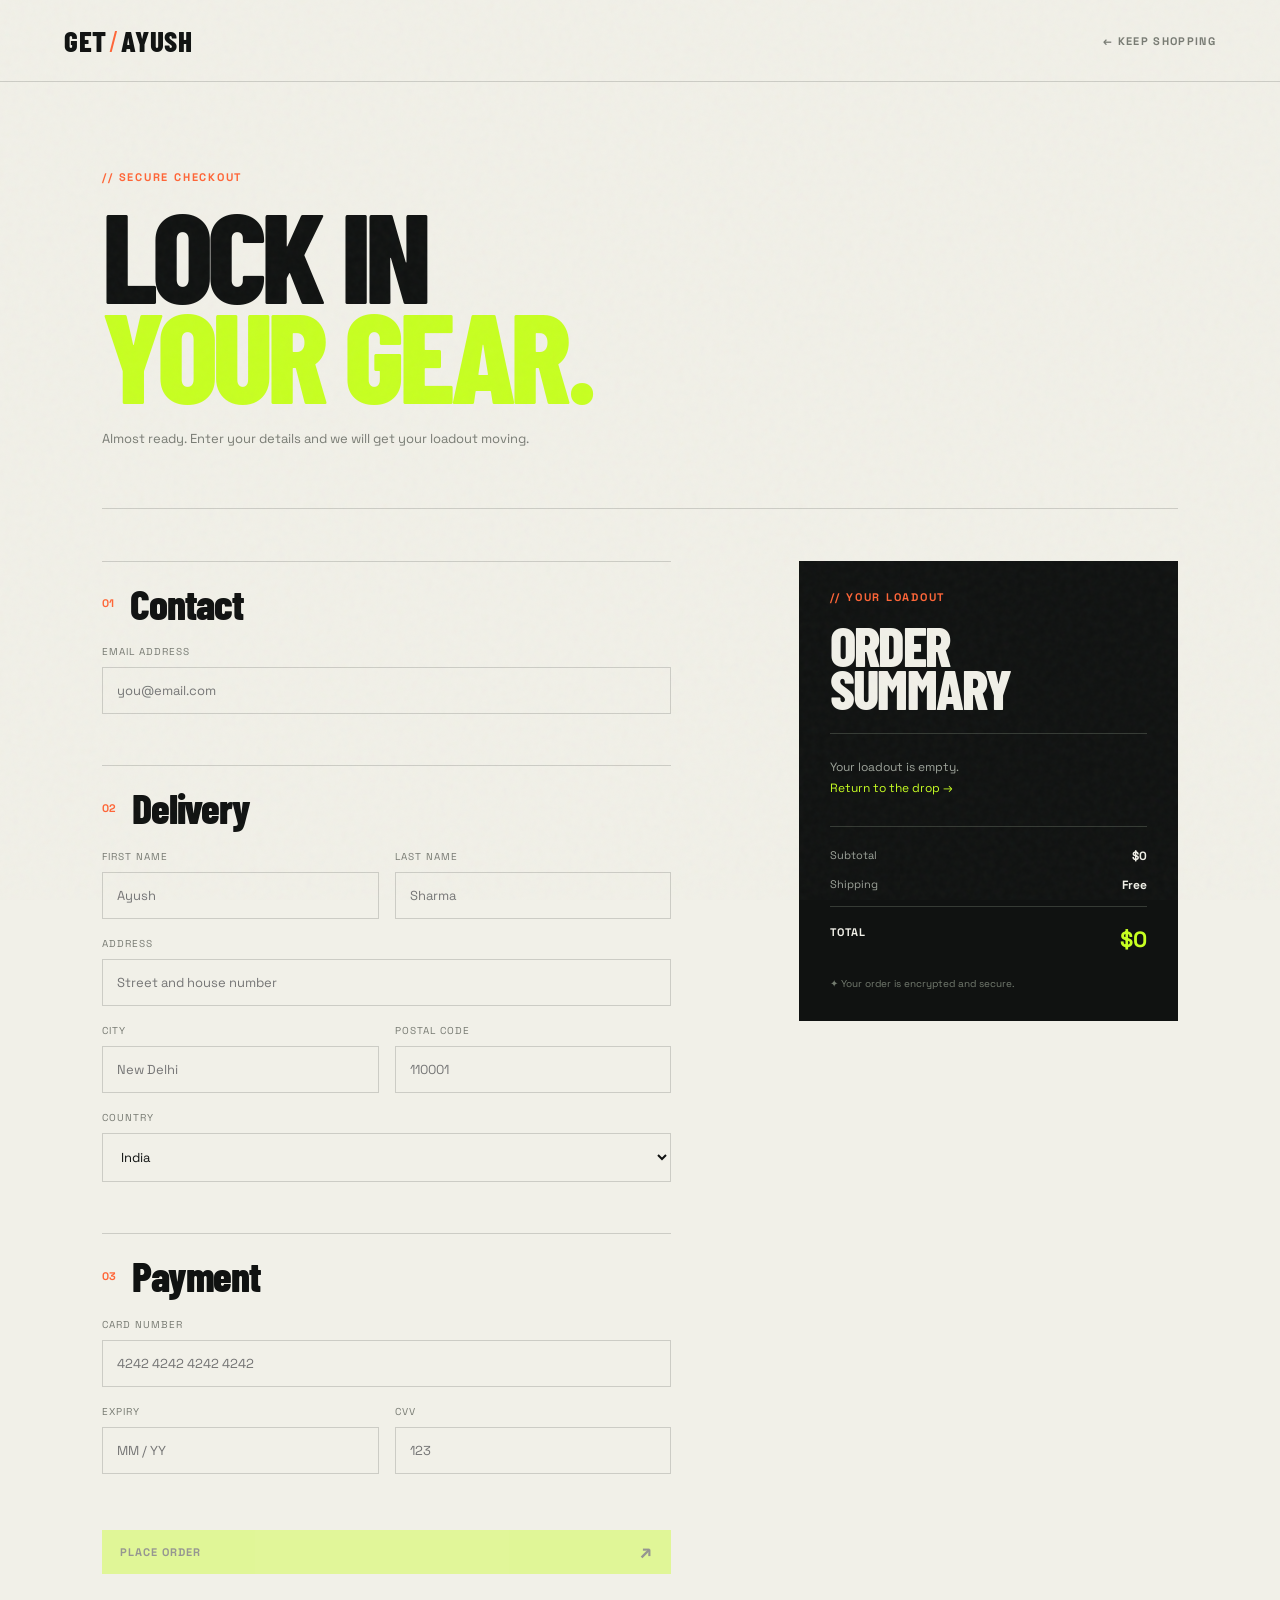
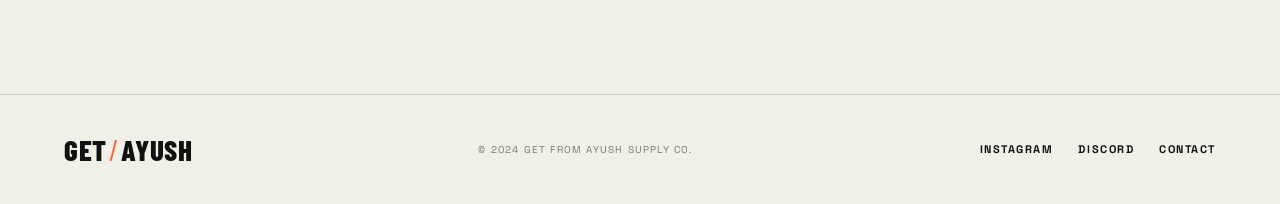
<file: buy.html>
<!DOCTYPE html>
<html lang="en">
<head>
  <meta charset="UTF-8" />
  <meta name="viewport" content="width=device-width, initial-scale=1.0" />
  <meta name="description" content="Complete your Get from Ayush order." />
  <title>Checkout — GET / AYUSH</title>
  <link rel="preconnect" href="https://fonts.googleapis.com" />
  <link rel="preconnect" href="https://fonts.gstatic.com" crossorigin />
  <link href="https://fonts.googleapis.com/css2?family=Barlow+Condensed:wght@500;600;700;800;900&family=Space+Grotesk:wght@400;500;600;700&display=swap" rel="stylesheet" />
  <link rel="stylesheet" href="styles.css" />
</head>
<body class="buy-page">
  <div class="noise" aria-hidden="true"></div>
  <header class="site-header">
    <a class="logo" href="index.html" aria-label="Get from Ayush home"><span>GET</span><i>/</i><b>AYUSH</b></a>
    <a class="back-link" href="index.html#shop">← Keep shopping</a>
  </header>
  <main class="buy-main">
    <div class="buy-intro"><p class="eyebrow">// Secure checkout</p><h1>LOCK IN<br /><em>YOUR GEAR.</em></h1><p>Almost ready. Enter your details and we will get your loadout moving.</p></div>
    <div class="buy-layout">
      <form class="checkout-form" id="checkout-form">
        <section class="form-section"><div class="form-heading"><span>01</span><h2>Contact</h2></div><label>Email address<input type="email" name="email" placeholder="you@email.com" required /></label></section>
        <section class="form-section"><div class="form-heading"><span>02</span><h2>Delivery</h2></div><div class="form-grid"><label>First name<input type="text" name="firstName" placeholder="Ayush" required /></label><label>Last name<input type="text" name="lastName" placeholder="Sharma" required /></label></div><label>Address<input type="text" name="address" placeholder="Street and house number" required /></label><div class="form-grid"><label>City<input type="text" name="city" placeholder="New Delhi" required /></label><label>Postal code<input type="text" name="postal" placeholder="110001" required /></label></div><label>Country<select name="country"><option>India</option><option>United States</option><option>United Kingdom</option><option>Canada</option></select></label></section>
        <section class="form-section"><div class="form-heading"><span>03</span><h2>Payment</h2></div><label>Card number<input type="text" name="card" inputmode="numeric" placeholder="4242 4242 4242 4242" minlength="12" required /></label><div class="form-grid"><label>Expiry<input type="text" name="expiry" placeholder="MM / YY" required /></label><label>CVV<input type="text" name="cvv" placeholder="123" minlength="3" required /></label></div></section>
        <button class="button button-primary place-order" type="submit">Place order <span>↗</span></button>
      </form>
      <aside class="order-summary"><div class="summary-heading"><p class="eyebrow">// Your loadout</p><h2>ORDER<br />SUMMARY</h2></div><div class="summary-items" id="summary-items"></div><div class="summary-total"><div><span>Subtotal</span><strong id="summary-subtotal">$0</strong></div><div><span>Shipping</span><strong>Free</strong></div><div class="grand-total"><span>Total</span><strong id="summary-total">$0</strong></div></div><p class="secure-note">✦ Your order is encrypted and secure.</p></aside>
    </div>
    <div class="order-success" aria-hidden="true"><span class="success-mark">✓</span><p class="eyebrow">// Loadout confirmed</p><h2>YOU'RE<br /><em>IN.</em></h2><p>Your order is locked. We sent the details to your inbox.</p><a class="button button-primary" href="index.html">Back to the drop <span>↗</span></a></div>
  </main>
  <footer class="site-footer"><a class="logo" href="index.html"><span>GET</span><i>/</i><b>AYUSH</b></a><p>© 2024 Get from Ayush Supply Co.</p><div class="footer-links"><a href="index.html#shop">Instagram</a><a href="index.html#shop">Discord</a><a href="index.html#shop">Contact</a></div></footer>
  <script src="buy.js"></script>
</body>
</html>
</file>
<file: styles.css>
:root {
  --ink: #101211;
  --paper: #f1f0e8;
  --lime: #c7ff21;
  --orange: #ff6537;
  --muted: #787b73;
  --line: rgba(16, 18, 17, 0.16);
  --display: 'Barlow Condensed', Impact, sans-serif;
  --body: 'Space Grotesk', sans-serif;
}

* { box-sizing: border-box; }
html { scroll-behavior: smooth; }
body { margin: 0; background: var(--paper); color: var(--ink); font-family: var(--body); }
body.cart-open { overflow: hidden; }
a { color: inherit; text-decoration: none; }
button { border: 0; cursor: pointer; font: inherit; }
img { display: block; max-width: 100%; }
.noise { position: fixed; inset: 0; pointer-events: none; opacity: .04; z-index: 20; background-image: url("data:image/svg+xml,%3Csvg viewBox='0 0 160 160' xmlns='http://www.w3.org/2000/svg'%3E%3Cfilter id='n'%3E%3CfeTurbulence type='fractalNoise' baseFrequency='.8' numOctaves='4' stitchTiles='stitch'/%3E%3C/filter%3E%3Crect width='100%25' height='100%25' filter='url(%23n)' opacity='.9'/%3E%3C/svg%3E"); }
.site-header { height: 82px; border-bottom: 1px solid var(--line); display: flex; align-items: center; justify-content: space-between; padding: 0 clamp(24px, 5vw, 80px); position: relative; z-index: 5; background: var(--paper); }
.logo { font: 800 29px/1 var(--display); letter-spacing: .02em; display: inline-flex; align-items: center; gap: 2px; }
.logo i { color: var(--orange); font-style: normal; font-weight: 400; }
.logo b { font-weight: 800; }
.main-nav { display: flex; gap: clamp(24px, 4vw, 58px); margin-left: 90px; }
.main-nav a, .footer-links a { font-size: 11px; text-transform: uppercase; letter-spacing: .14em; font-weight: 700; }
.main-nav a { transition: color .2s; }
.main-nav a:hover, .footer-links a:hover { color: var(--orange); }
.header-actions { display: flex; align-items: center; gap: 19px; }
.icon-button { background: none; color: var(--ink); font-size: 24px; line-height: 1; padding: 4px; }
.menu-toggle { display: none; }
.cart-button { background: none; color: var(--ink); font-size: 11px; font-weight: 700; text-transform: uppercase; letter-spacing: .14em; }
.cart-count { display: inline-grid; place-items: center; background: var(--lime); height: 20px; min-width: 20px; border-radius: 50%; margin-left: 4px; font-size: 10px; }
.search-panel { position: absolute; z-index: 8; top: 82px; left: 0; right: 0; background: var(--ink); color: var(--paper); padding: 22px clamp(24px, 8vw, 140px) 25px; transform: translateY(-130%); transition: transform .3s ease; }
.search-panel.open { transform: translateY(0); }
.search-panel label { display: block; color: var(--lime); font-size: 10px; font-weight: 700; letter-spacing: .14em; text-transform: uppercase; margin-bottom: 10px; }
.search-input-wrap { display: flex; border-bottom: 1px solid #566050; }
.search-input-wrap input { flex: 1; min-width: 0; padding: 8px 0 12px; border: 0; outline: 0; background: transparent; color: var(--paper); font: 600 25px var(--display); }
.search-input-wrap input::placeholder { color: #70786d; }
.search-clear { background: none; color: var(--lime); font-size: 25px; }
.search-status { color: #9da39a; margin: 10px 0 0; font-size: 10px; letter-spacing: .1em; text-transform: uppercase; }
.hero { min-height: 680px; display: grid; grid-template-columns: 48% 52%; position: relative; overflow: hidden; background: var(--ink); color: var(--paper); }
.hero-copy { padding: clamp(80px, 11vw, 160px) clamp(28px, 8vw, 140px); position: relative; z-index: 2; }
.eyebrow { font: 700 11px/1 var(--body); letter-spacing: .16em; text-transform: uppercase; margin: 0 0 21px; color: var(--muted); }
.hero .eyebrow { color: var(--lime); }
.pulse-dot { display: inline-block; width: 7px; height: 7px; border-radius: 50%; background: var(--orange); margin-right: 8px; box-shadow: 0 0 0 5px rgba(255,101,55,.16); }
h1, h2, h3, p { margin-top: 0; }
h1 { font: 800 clamp(75px, 10.5vw, 160px)/.78 var(--display); letter-spacing: -.045em; margin: 0 0 38px; }
h1 em { color: var(--lime); font-style: normal; }
.hero-description { color: #b0b5ac; font-size: 13px; line-height: 1.6; max-width: 330px; margin-bottom: 36px; }
.button { align-items: center; display: inline-flex; justify-content: space-between; gap: 30px; min-width: 170px; padding: 15px 18px; font-size: 11px; font-weight: 700; letter-spacing: .09em; text-transform: uppercase; }
.button-primary { color: var(--ink); background: var(--lime); transition: background .2s, transform .2s; }
.button-primary:hover { background: var(--paper); transform: translateY(-3px); }
.button span { font-size: 19px; line-height: .5; }
.hero-art { position: relative; min-height: 680px; background: #30352e; overflow: hidden; }
.hero-image-wrap { position: absolute; inset: 0; mix-blend-mode: screen; opacity: .89; }
.hero-image-wrap::after { content: ''; position: absolute; inset: 0; background: linear-gradient(90deg, var(--ink) 0%, transparent 34%), linear-gradient(0deg, rgba(16,18,17,.5), transparent 40%); }
.hero-image-wrap img { width: 100%; height: 100%; object-fit: cover; filter: grayscale(1) contrast(1.2); }
.art-tag { position: absolute; z-index: 2; font-size: 10px; line-height: 1.5; letter-spacing: .14em; text-transform: uppercase; color: #d4d8ca; }
.tag-top { top: 33px; right: 48px; }
.tag-bottom { bottom: 36px; left: 37px; }
.tag-bottom strong { color: var(--lime); font-weight: 500; }
.hero-sticker { position: absolute; z-index: 2; bottom: 56px; right: 11%; color: var(--ink); background: var(--lime); width: 104px; height: 104px; border-radius: 50%; display: grid; place-content: center; text-align: center; font: 800 16px/.87 var(--display); transform: rotate(11deg); }
.hero-sticker span { font-size: 17px; margin-top: 5px; }
.hero-aside { position: absolute; z-index: 3; right: 25px; bottom: 40px; writing-mode: vertical-rl; display: flex; align-items: center; gap: 15px; color: #9da39a; font-size: 9px; text-transform: uppercase; letter-spacing: .18em; }
.hero-aside i { color: var(--lime); font-size: 20px; font-style: normal; }
.ticker { overflow: hidden; background: var(--orange); padding: 15px 0 13px; white-space: nowrap; }
.ticker-track { display: inline-flex; align-items: center; gap: 34px; animation: marquee 24s linear infinite; font: 800 30px/1 var(--display); }
.ticker-track i { font-size: 18px; font-style: normal; }
@keyframes marquee { to { transform: translateX(-50%); } }
.shop-section { padding: 116px clamp(24px, 8vw, 140px) 135px; }
.section-heading { display: flex; justify-content: space-between; align-items: end; border-bottom: 1px solid var(--line); padding-bottom: 36px; }
.section-heading .eyebrow { color: var(--orange); margin-bottom: 13px; }
h2 { font: 800 clamp(58px, 8vw, 120px)/.78 var(--display); letter-spacing: -.03em; margin: 0; }
.section-note { color: var(--muted); font-size: 12px; line-height: 1.6; text-align: right; margin-bottom: 4px; }
.shop-toolbar { display: flex; justify-content: space-between; align-items: center; padding: 25px 0 35px; }
.filter-tabs { display: flex; gap: 27px; }
.filter-tab { background: none; color: var(--muted); padding: 0; font-size: 11px; text-transform: uppercase; letter-spacing: .11em; font-weight: 700; }
.filter-tab.active, .filter-tab:hover { color: var(--ink); }
.filter-tab.active::after { content: ''; display: block; height: 3px; background: var(--orange); margin-top: 8px; }
.item-count { color: var(--muted); font-size: 11px; letter-spacing: .12em; text-transform: uppercase; }
.product-grid { display: grid; grid-template-columns: repeat(3, 1fr); gap: 48px 22px; }
.product-card { min-width: 0; animation: appear .5s both; }
.product-card.hidden { display: none; }
.product-image { background: #d9d9cf; aspect-ratio: .82; overflow: hidden; position: relative; }
.product-image img { width: 100%; height: 100%; object-fit: cover; mix-blend-mode: multiply; filter: grayscale(.72) contrast(1.06); transition: transform .45s, filter .45s; }
.product-card:hover .product-image img { transform: scale(1.05); filter: grayscale(0) contrast(1.06); }
.product-label { position: absolute; z-index: 1; top: 15px; left: 16px; font-size: 9px; letter-spacing: .13em; color: var(--muted); }
.limited-badge { position: absolute; z-index: 1; right: 15px; top: 13px; padding: 7px 9px; color: var(--paper); background: var(--orange); font-size: 9px; font-weight: 700; text-transform: uppercase; letter-spacing: .11em; }
.quick-add { position: absolute; right: 14px; bottom: 14px; z-index: 2; width: 39px; height: 39px; border-radius: 50%; background: var(--lime); color: var(--ink); font-size: 24px; line-height: 1; opacity: 0; transform: translateY(8px); transition: opacity .2s, transform .2s; }
.product-card:hover .quick-add, .quick-add:focus { opacity: 1; transform: translateY(0); }
.product-info { display: flex; justify-content: space-between; align-items: start; padding-top: 16px; }
.product-info h3 { font: 700 23px/1 var(--display); margin: 0 0 7px; text-transform: uppercase; letter-spacing: .01em; }
.product-info p { color: var(--muted); font-size: 10px; letter-spacing: .1em; text-transform: uppercase; margin: 0; }
.product-info strong { font: 600 15px var(--body); }
.manifesto { min-height: 520px; color: var(--paper); background: var(--ink); display: grid; grid-template-columns: 17% 52% 31%; align-items: center; padding: 90px clamp(24px, 8vw, 140px); }
.manifesto-index { align-self: start; color: var(--orange); font: 600 16px var(--body); }
.manifesto-copy .eyebrow { color: var(--lime); }
.manifesto-copy h2 { font-size: clamp(62px, 8vw, 124px); margin-bottom: 29px; }
.manifesto-copy h2 span { color: var(--lime); }
.manifesto-copy > p:not(.eyebrow) { color: #a3aaa1; max-width: 310px; font-size: 13px; line-height: 1.7; margin-bottom: 25px; }
.text-link { color: var(--paper); text-transform: uppercase; letter-spacing: .13em; font-size: 10px; font-weight: 700; border-bottom: 1px solid var(--lime); padding-bottom: 6px; }
.text-link span { color: var(--lime); font-size: 15px; margin-left: 14px; }
.manifesto-stat { justify-self: end; border-left: 1px solid #363b35; padding-left: clamp(25px, 5vw, 78px); }
.manifesto-stat strong { color: var(--lime); font: 800 clamp(68px, 9vw, 140px)/.8 var(--display); letter-spacing: -.04em; }
.manifesto-stat strong span { font-size: .45em; }
.manifesto-stat p { color: #a3aaa1; font-size: 10px; line-height: 1.5; letter-spacing: .16em; margin-top: 15px; }
.site-footer { padding: 35px clamp(24px, 5vw, 80px); min-height: 110px; display: flex; justify-content: space-between; align-items: center; border-top: 1px solid var(--line); }
.site-footer p { color: var(--muted); font-size: 10px; text-transform: uppercase; letter-spacing: .12em; margin: 0; }
.footer-links { display: flex; gap: 25px; }
.cart-overlay { display: none; position: fixed; z-index: 25; inset: 0; background: rgba(16,18,17,.65); }
.cart-drawer { position: fixed; z-index: 30; top: 0; right: 0; bottom: 0; width: min(440px, 100%); background: var(--paper); transform: translateX(100%); transition: transform .35s ease; padding: 34px; display: flex; flex-direction: column; }
.cart-drawer.open { transform: translateX(0); }
.cart-overlay.open { display: block; }
.cart-header { display: flex; justify-content: space-between; align-items: start; border-bottom: 1px solid var(--line); padding-bottom: 23px; }
.cart-header .eyebrow { color: var(--orange); margin-bottom: 10px; }
.cart-header h2 { font-size: 51px; }
.close-cart { font-size: 35px; background: none; color: var(--ink); line-height: .7; }
.cart-items { flex: 1; overflow: auto; padding-top: 23px; }
.empty-cart { font: 700 28px/.95 var(--display); text-transform: uppercase; }
.empty-cart span { color: var(--muted); font: 11px var(--body); text-transform: none; }
.cart-item { display: grid; grid-template-columns: 75px 1fr auto; gap: 14px; align-items: center; margin-bottom: 18px; }
.cart-item img { width: 75px; height: 85px; object-fit: cover; filter: grayscale(1); }
.cart-item h3 { font: 700 20px var(--display); text-transform: uppercase; margin: 0 0 5px; }
.cart-item p { color: var(--muted); font-size: 11px; margin: 0; }
.cart-item strong { font-size: 13px; }
.cart-footer { border-top: 1px solid var(--line); padding-top: 24px; }
.cart-total { display: flex; justify-content: space-between; margin-bottom: 21px; text-transform: uppercase; font-size: 11px; letter-spacing: .12em; }
.cart-total strong { font-size: 17px; letter-spacing: 0; }
.checkout-button { width: 100%; }
.toast { position: fixed; z-index: 40; bottom: 24px; left: 50%; transform: translate(-50%, 100px); background: var(--lime); color: var(--ink); padding: 14px 18px; font-size: 11px; font-weight: 700; text-transform: uppercase; letter-spacing: .08em; transition: transform .3s; }
.toast.show { transform: translate(-50%, 0); }
.toast span { font-size: 18px; margin-left: 14px; }
.back-link { color: var(--muted); font-size: 11px; font-weight: 700; letter-spacing: .12em; text-transform: uppercase; }
.back-link:hover { color: var(--orange); }
.buy-main { padding: 90px clamp(24px, 8vw, 140px) 120px; min-height: calc(100vh - 192px); }
.buy-intro { border-bottom: 1px solid var(--line); padding-bottom: 48px; margin-bottom: 52px; }
.buy-intro .eyebrow, .summary-heading .eyebrow { color: var(--orange); }
.buy-intro h1 { font-size: clamp(70px, 10vw, 145px); margin-bottom: 26px; }
.buy-intro h1 em, .order-success em { color: var(--lime); font-style: normal; }
.buy-intro > p:last-child { color: var(--muted); font-size: 13px; }
.buy-layout { display: grid; grid-template-columns: minmax(0, 1.2fr) minmax(310px, .8fr); gap: clamp(45px, 10vw, 150px); align-items: start; }
.checkout-form { max-width: 680px; }
.form-section { border-top: 1px solid var(--line); padding: 25px 0 33px; }
.form-heading { display: flex; gap: 16px; align-items: center; margin-bottom: 26px; }
.form-heading span { color: var(--orange); font-size: 11px; font-weight: 700; }
.form-heading h2 { font-size: 42px; }
.checkout-form label { display: block; color: var(--muted); font-size: 10px; letter-spacing: .1em; text-transform: uppercase; margin-bottom: 18px; }
.checkout-form input, .checkout-form select { display: block; width: 100%; margin-top: 9px; border: 1px solid var(--line); background: transparent; color: var(--ink); border-radius: 0; padding: 14px; outline: 0; font: 13px var(--body); }
.checkout-form input:focus, .checkout-form select:focus { border-color: var(--orange); }
.form-grid { display: grid; grid-template-columns: 1fr 1fr; gap: 16px; }
.place-order { width: 100%; border: 0; margin-top: 5px; }
.place-order:disabled { cursor: not-allowed; opacity: .4; }
.order-summary { position: sticky; top: 30px; background: var(--ink); color: var(--paper); padding: 31px; }
.summary-heading { border-bottom: 1px solid #363b35; padding-bottom: 24px; }
.summary-heading h2 { font-size: 55px; }
.summary-items { padding: 23px 0 16px; border-bottom: 1px solid #363b35; }
.summary-item { display: grid; grid-template-columns: 63px 1fr auto; align-items: center; gap: 13px; margin-bottom: 18px; }
.summary-item:last-child { margin-bottom: 0; }
.summary-item img { width: 63px; height: 70px; object-fit: cover; filter: grayscale(1); }
.summary-item h3 { font: 700 20px var(--display); text-transform: uppercase; margin: 0 0 3px; }
.summary-item p { color: #9da39a; font-size: 10px; margin: 0; }
.summary-item strong { font-size: 13px; }
.summary-empty { color: #9da39a; font-size: 12px; line-height: 1.7; }
.summary-empty a { color: var(--lime); }
.summary-total { padding-top: 21px; }
.summary-total div { display: flex; justify-content: space-between; color: #9da39a; font-size: 11px; margin-bottom: 13px; }
.summary-total strong { color: var(--paper); font-size: 12px; }
.summary-total .grand-total { border-top: 1px solid #363b35; padding-top: 18px; color: var(--paper); font-weight: 700; text-transform: uppercase; letter-spacing: .1em; }
.summary-total .grand-total strong { color: var(--lime); font-size: 22px; letter-spacing: 0; }
.secure-note { color: #747c70; font-size: 10px; margin: 24px 0 0; }
.order-success { display: none; max-width: 600px; padding: 30px 0 80px; }
.order-success.show { display: block; animation: rise .6s both; }
.order-success .success-mark { display: grid; place-items: center; width: 52px; height: 52px; margin-bottom: 32px; border-radius: 50%; background: var(--lime); font-size: 27px; }
.order-success h2 { font-size: clamp(80px, 12vw, 170px); margin-bottom: 25px; }
.order-success > p:not(.eyebrow) { color: var(--muted); font-size: 13px; margin-bottom: 30px; }
.reveal { animation: rise .8s .1s both; }
.delay-one { animation-delay: .25s; }
@keyframes rise { from { opacity: 0; transform: translateY(25px); } to { opacity: 1; transform: translateY(0); } }
@keyframes appear { from { opacity: 0; transform: translateY(12px); } to { opacity: 1; transform: translateY(0); } }
@media (max-width: 800px) {
  .site-header { height: 72px; }
  .main-nav { display: none; position: absolute; top: 72px; left: 0; right: 0; margin: 0; padding: 25px; background: var(--paper); border-bottom: 1px solid var(--line); flex-direction: column; gap: 22px; }
  .main-nav.open { display: flex; }
  .search-panel { top: 72px; padding: 20px 24px 22px; }
  .menu-toggle { display: block; font-size: 19px; }
  .search-toggle { display: none; }
  .hero { display: block; min-height: 680px; }
  .hero-copy { padding: 76px 25px 120px; }
  h1 { font-size: clamp(74px, 22vw, 130px); }
  .hero-art { position: absolute; inset: auto 0 0; height: 310px; min-height: 0; opacity: .8; }
  .hero-image-wrap { opacity: .7; }
  .hero-aside { display: none; }
  .hero-sticker { bottom: 32px; right: 25px; width: 88px; height: 88px; font-size: 14px; }
  .shop-section { padding: 80px 24px 90px; }
  .section-heading { display: block; padding-bottom: 26px; }
  .section-heading h2 { font-size: 72px; }
  .section-note { text-align: left; margin-top: 22px; }
  .shop-toolbar { overflow: auto; gap: 25px; }
  .filter-tabs { flex-shrink: 0; gap: 22px; }
  .item-count { margin-left: auto; white-space: nowrap; }
  .product-grid { grid-template-columns: repeat(2, minmax(0, 1fr)); gap: 37px 12px; }
  .product-info h3 { font-size: 19px; }
  .product-info strong { font-size: 13px; }
  .manifesto { display: block; padding: 78px 24px; min-height: 590px; }
  .manifesto-copy { margin-top: 65px; }
  .manifesto-copy h2 { font-size: 76px; }
  .manifesto-stat { margin-top: 75px; padding-left: 0; border-left: 0; }
  .manifesto-stat strong { font-size: 90px; }
  .site-footer { display: grid; gap: 25px; padding: 32px 24px; }
  .footer-links { gap: 16px; }
  .buy-main { padding: 65px 24px 80px; }
  .buy-intro { padding-bottom: 35px; margin-bottom: 38px; }
  .buy-layout { display: flex; flex-direction: column-reverse; gap: 50px; }
  .order-summary { position: static; width: 100%; }
}
@media (max-width: 420px) {
  .logo { font-size: 25px; }
  .header-actions { gap: 10px; }
  .cart-button { font-size: 10px; }
  .product-image { aspect-ratio: .76; }
  .product-label { left: 9px; top: 10px; }
}
</file>
